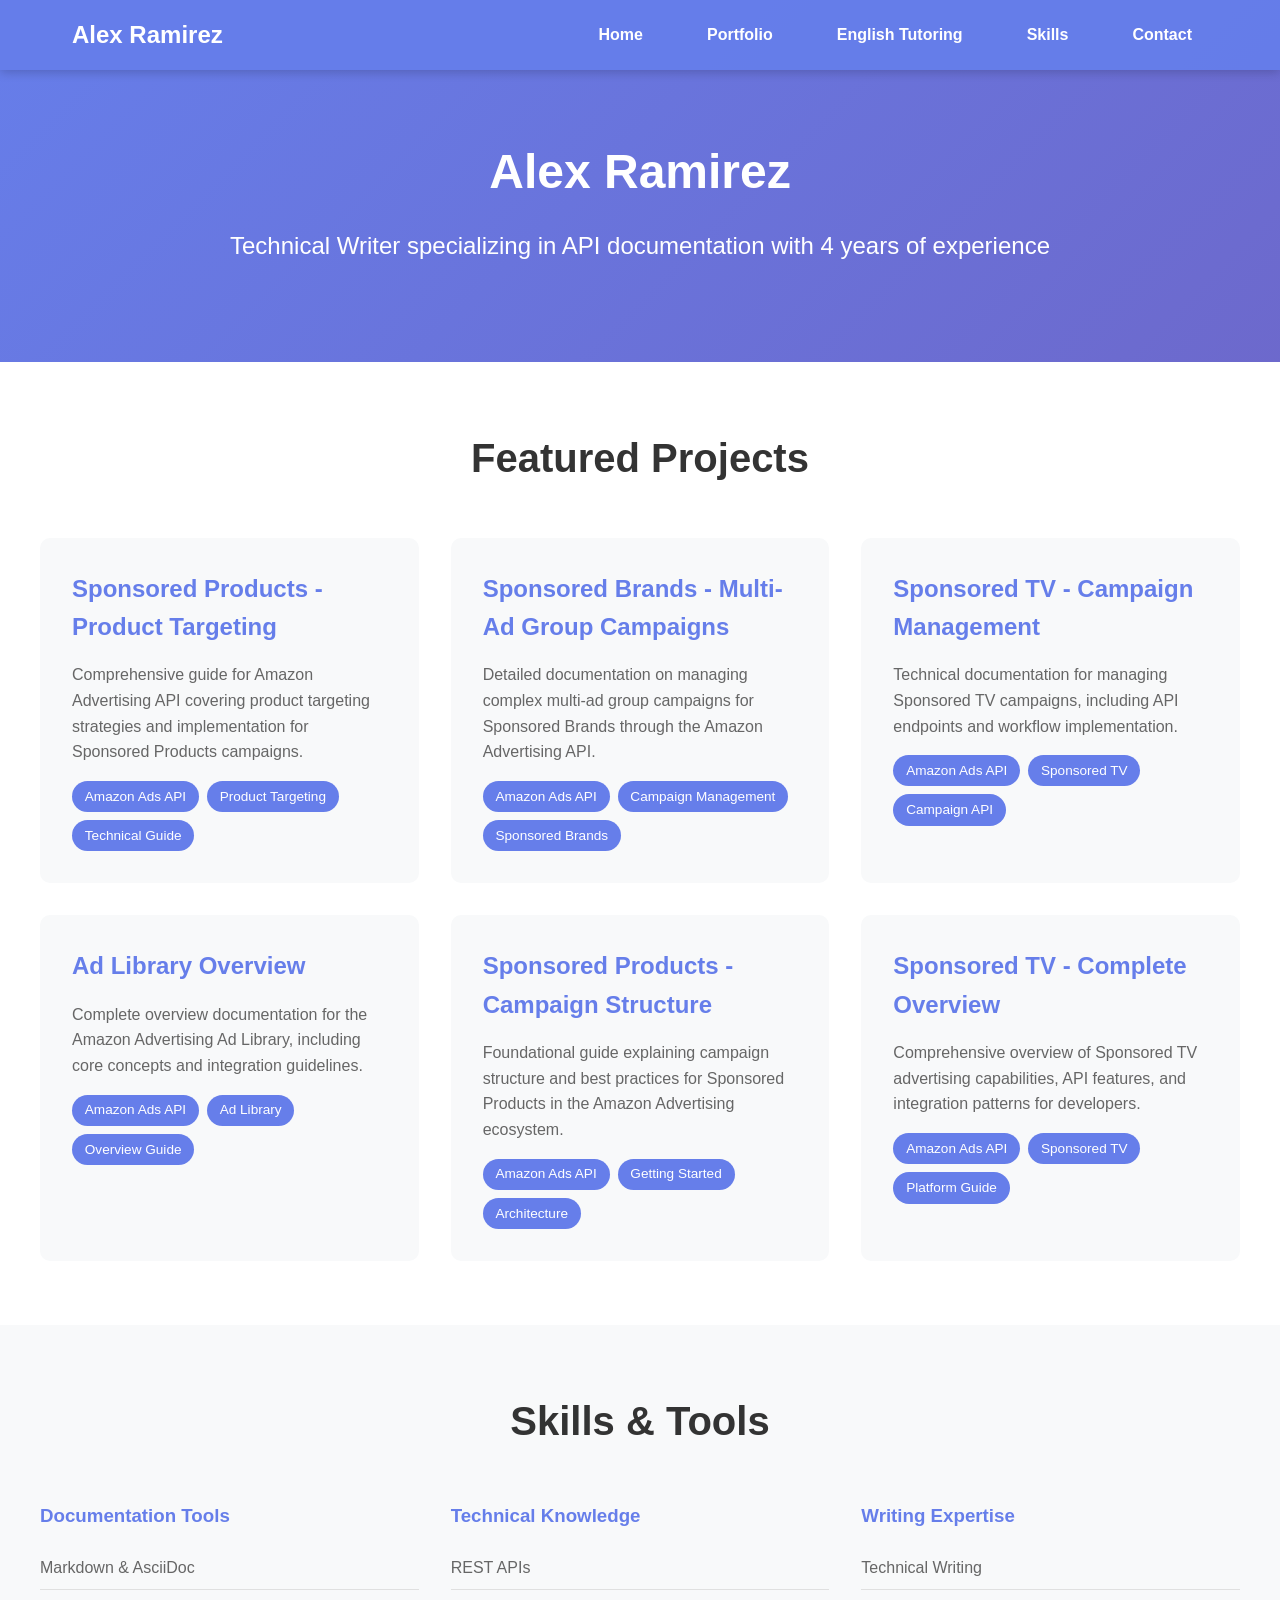
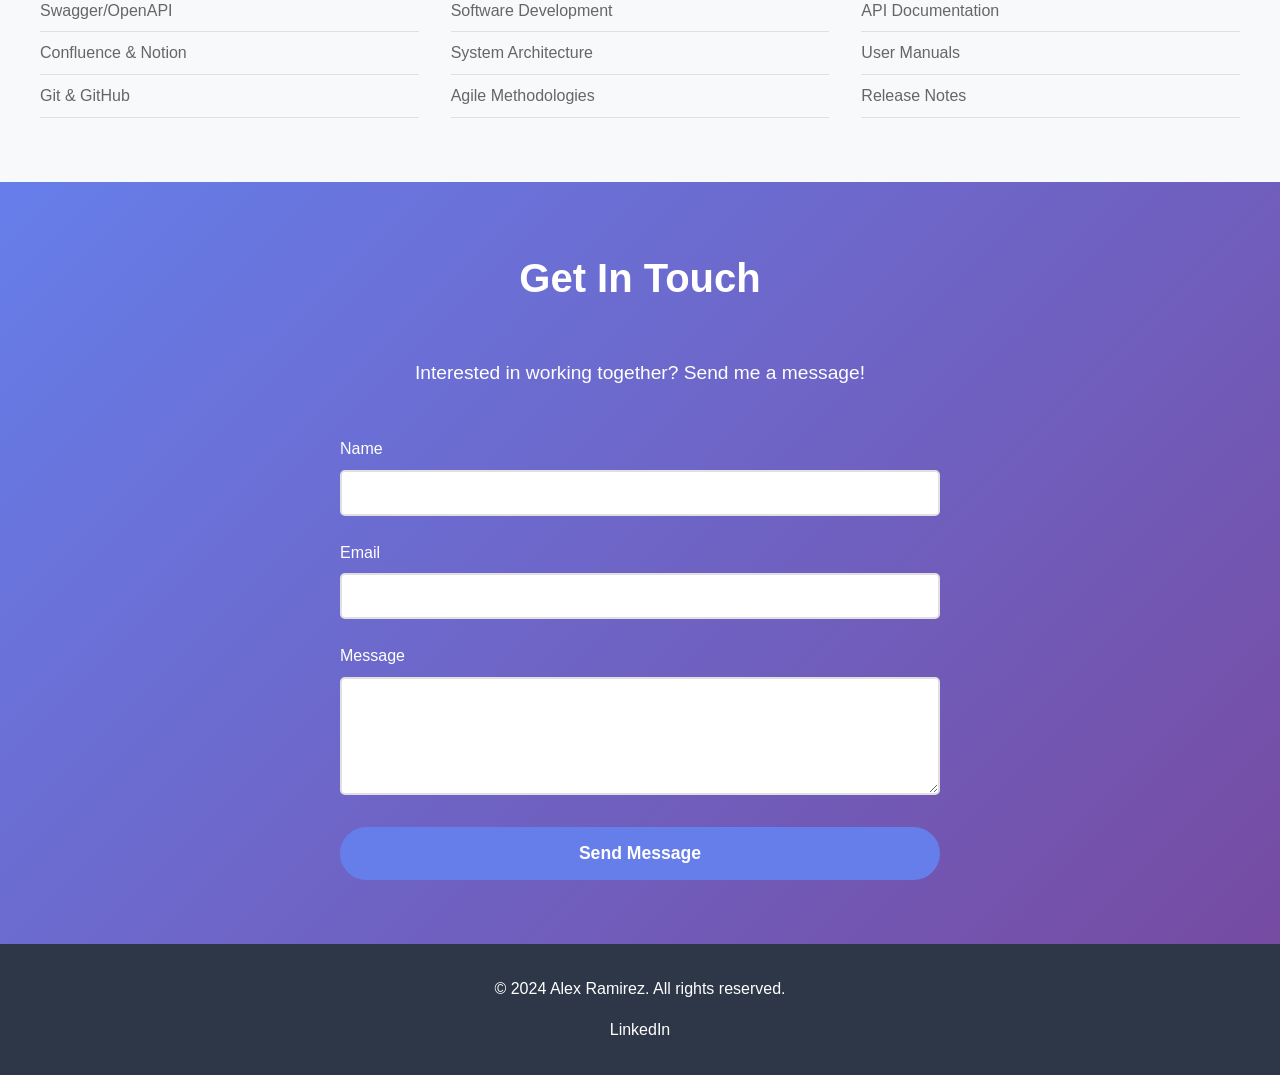
<file: index.html>
<!DOCTYPE html>
<html lang="en">
<head>
    <meta charset="UTF-8">
    <meta name="viewport" content="width=device-width, initial-scale=1.0">
    <title>Alex Ramirez - Technical Writer</title>
    <link rel="stylesheet" href="styles.css">
</head>
<body>
    <!-- Navigation -->
    <header>
        <nav>
            <div class="logo">Alex Ramirez</div>
            <button class="hamburger" id="hamburger">
                <span></span>
                <span></span>
                <span></span>
            </button>
            <ul class="nav-links" id="navLinks">
                <li><a href="#home">Home</a></li>
                <li><a href="#portfolio">Portfolio</a></li>
                <li><a href="english-tutoring.html">English Tutoring</a></li>
                <li><a href="#skills">Skills</a></li>
                <li><a href="#contact">Contact</a></li>
            </ul>
        </nav>
    </header>
    
    <!-- Hero Section -->
    <section class="hero" id="home">
        <h1>Alex Ramirez</h1>
        <p class="tagline">Technical Writer specializing in API documentation with 4 years of experience</p>
    </section>
    
    <!-- Portfolio Section -->
    <section class="portfolio" id="portfolio">
        <div class="container">
            <h2 class="section-title">Featured Projects</h2>
            <div class="portfolio-grid">
                <div class="portfolio-card" onclick="window.open('https://advertising.amazon.com/API/docs/en-us/guides/sponsored-products/product-targeting/overview', '_blank')">
                    <h3>Sponsored Products - Product Targeting</h3>
                    <p>Comprehensive guide for Amazon Advertising API covering product targeting strategies and implementation for Sponsored Products campaigns.</p>
                    <div class="tags">
                        <span class="tag">Amazon Ads API</span>
                        <span class="tag">Product Targeting</span>
                        <span class="tag">Technical Guide</span>
                    </div>
                </div>
                
                <div class="portfolio-card" onclick="window.open('https://advertising.amazon.com/API/docs/en-us/guides/sponsored-brands/campaigns/managing-multi-ad-group-campaigns', '_blank')">
                    <h3>Sponsored Brands - Multi-Ad Group Campaigns</h3>
                    <p>Detailed documentation on managing complex multi-ad group campaigns for Sponsored Brands through the Amazon Advertising API.</p>
                    <div class="tags">
                        <span class="tag">Amazon Ads API</span>
                        <span class="tag">Campaign Management</span>
                        <span class="tag">Sponsored Brands</span>
                    </div>
                </div>
                
                <div class="portfolio-card" onclick="window.open('https://advertising.amazon.com/API/docs/en-us/guides/sponsored-tv/campaigns/manage-campaigns', '_blank')">
                    <h3>Sponsored TV - Campaign Management</h3>
                    <p>Technical documentation for managing Sponsored TV campaigns, including API endpoints and workflow implementation.</p>
                    <div class="tags">
                        <span class="tag">Amazon Ads API</span>
                        <span class="tag">Sponsored TV</span>
                        <span class="tag">Campaign API</span>
                    </div>
                </div>
                
                <div class="portfolio-card" onclick="window.open('https://advertising.amazon.com/API/docs/en-us/guides/ad-library/overview', '_blank')">
                    <h3>Ad Library Overview</h3>
                    <p>Complete overview documentation for the Amazon Advertising Ad Library, including core concepts and integration guidelines.</p>
                    <div class="tags">
                        <span class="tag">Amazon Ads API</span>
                        <span class="tag">Ad Library</span>
                        <span class="tag">Overview Guide</span>
                    </div>
                </div>
                
                <div class="portfolio-card" onclick="window.open('https://advertising.amazon.com/API/docs/en-us/guides/sponsored-products/get-started/campaign-structure', '_blank')">
                    <h3>Sponsored Products - Campaign Structure</h3>
                    <p>Foundational guide explaining campaign structure and best practices for Sponsored Products in the Amazon Advertising ecosystem.</p>
                    <div class="tags">
                        <span class="tag">Amazon Ads API</span>
                        <span class="tag">Getting Started</span>
                        <span class="tag">Architecture</span>
                    </div>
                </div>
                
                <div class="portfolio-card" onclick="window.open('https://advertising.amazon.com/API/docs/en-us/guides/sponsored-tv/overview', '_blank')">
                    <h3>Sponsored TV - Complete Overview</h3>
                    <p>Comprehensive overview of Sponsored TV advertising capabilities, API features, and integration patterns for developers.</p>
                    <div class="tags">
                        <span class="tag">Amazon Ads API</span>
                        <span class="tag">Sponsored TV</span>
                        <span class="tag">Platform Guide</span>
                    </div>
                </div>
            </div>
        </div>
    </section>
    
    <!-- Skills Section -->
    <section class="skills" id="skills">
        <div class="container">
            <h2 class="section-title">Skills & Tools</h2>
            <div class="skills-grid">
                <div class="skill-category">
                    <h3>Documentation Tools</h3>
                    <ul>
                        <li>Markdown & AsciiDoc</li>
                        <li>Swagger/OpenAPI</li>
                        <li>Confluence & Notion</li>
                        <li>Git & GitHub</li>
                    </ul>
                </div>
                
                <div class="skill-category">
                    <h3>Technical Knowledge</h3>
                    <ul>
                        <li>REST APIs</li>
                        <li>Software Development</li>
                        <li>System Architecture</li>
                        <li>Agile Methodologies</li>
                    </ul>
                </div>
                
                <div class="skill-category">
                    <h3>Writing Expertise</h3>
                    <ul>
                        <li>Technical Writing</li>
                        <li>API Documentation</li>
                        <li>User Manuals</li>
                        <li>Release Notes</li>
                    </ul>
                </div>
            </div>
        </div>
    </section>
    
    <!-- Contact Section -->
    <section class="contact" id="contact">
        <div class="container">
            <h2 class="section-title" style="color: white;">Get In Touch</h2>
            <p class="contact-intro">Interested in working together? Send me a message!</p>
            
            <form action="https://formspree.io/f/mzdpgerg" method="POST" class="contact-form" id="contactForm">
                <div class="form-group">
                    <label for="name">Name</label>
                    <input type="text" id="name" name="name" required>
                </div>
                
                <div class="form-group">
                    <label for="email">Email</label>
                    <input type="email" id="email" name="email" required>
                </div>
                
                <div class="form-group">
                    <label for="message">Message</label>
                    <textarea id="message" name="message" rows="5" required></textarea>
                </div>
                
                <button type="submit" class="submit-button">Send Message</button>
            </form>
        </div>
    </section>
    
    <!-- Footer -->
    <footer>
        <p>&copy; 2024 Alex Ramirez. All rights reserved.</p>
        <div class="social-links">
            <a href="https://www.linkedin.com/in/alexander-ramirez-ba2b4a51/" target="_blank">LinkedIn</a>
        </div>
    </footer>
    
    <script src="script.js"></script>
</body>
</html>
</file>
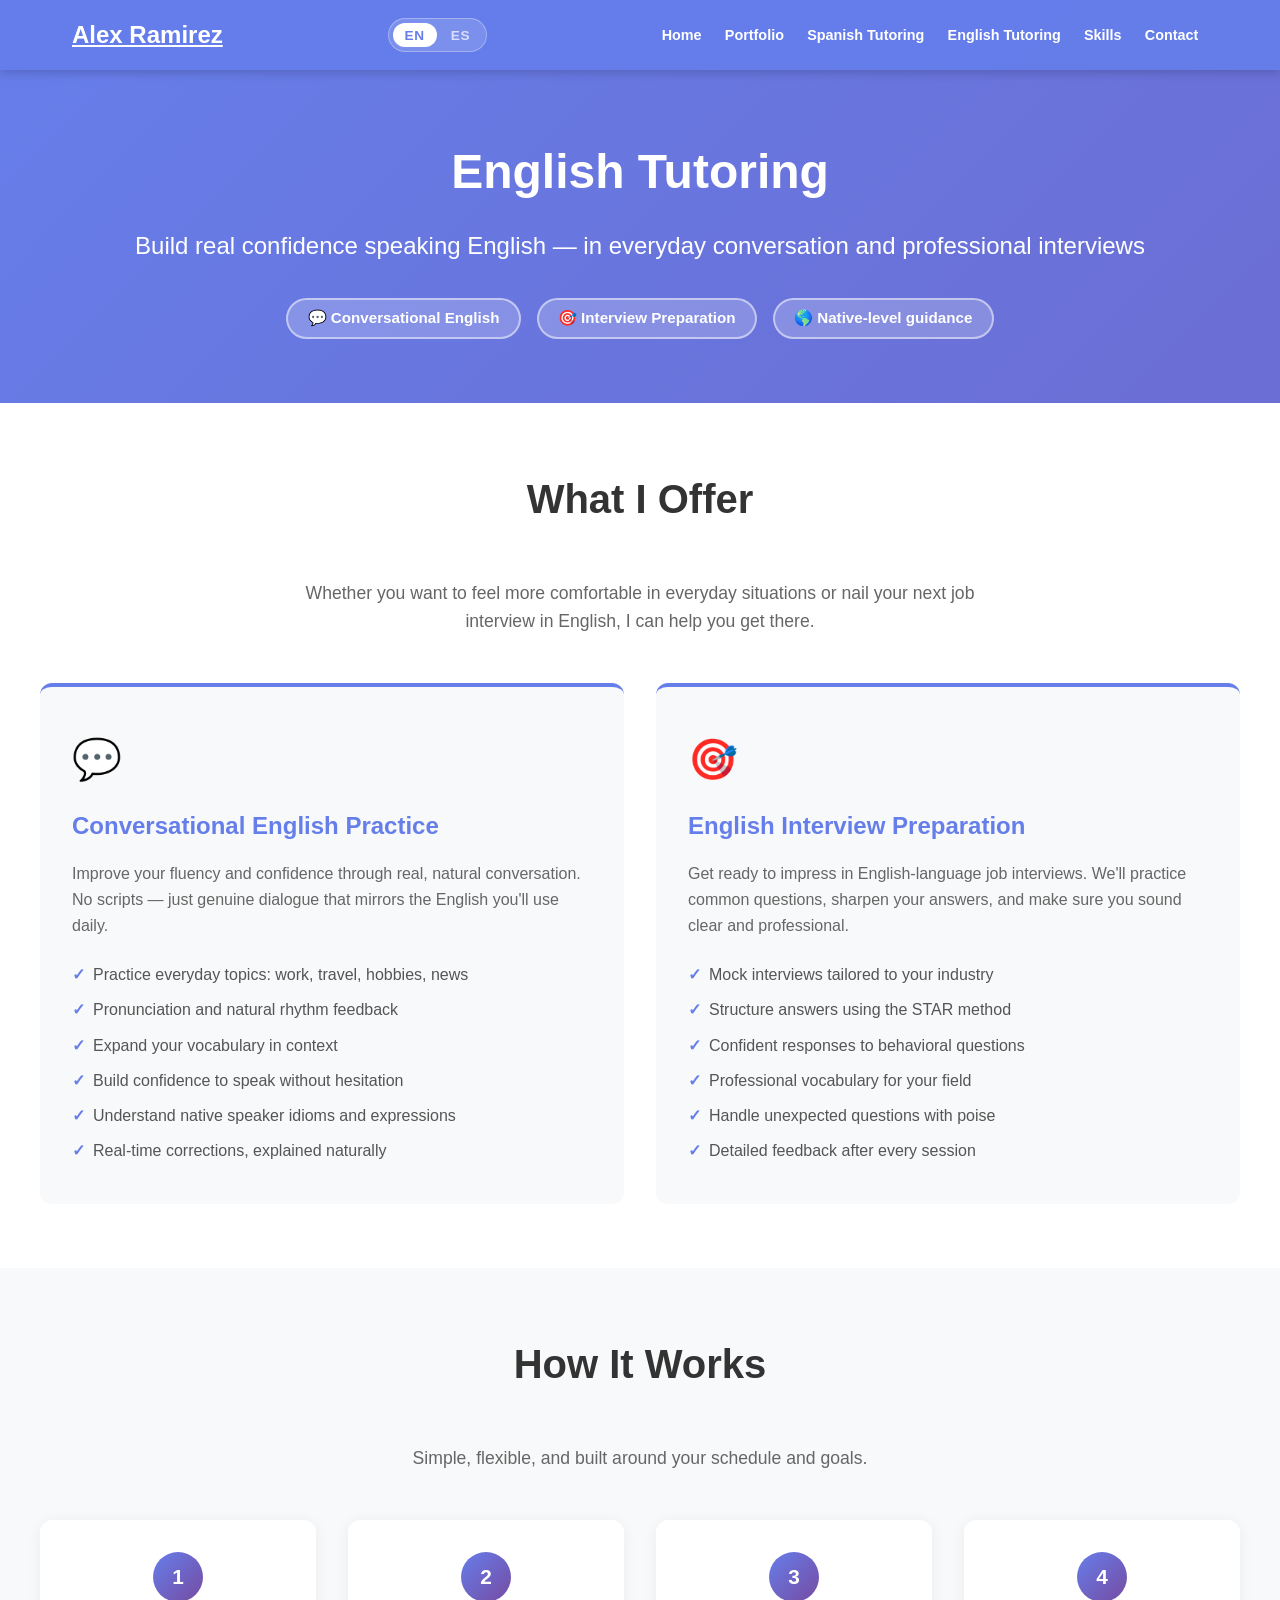
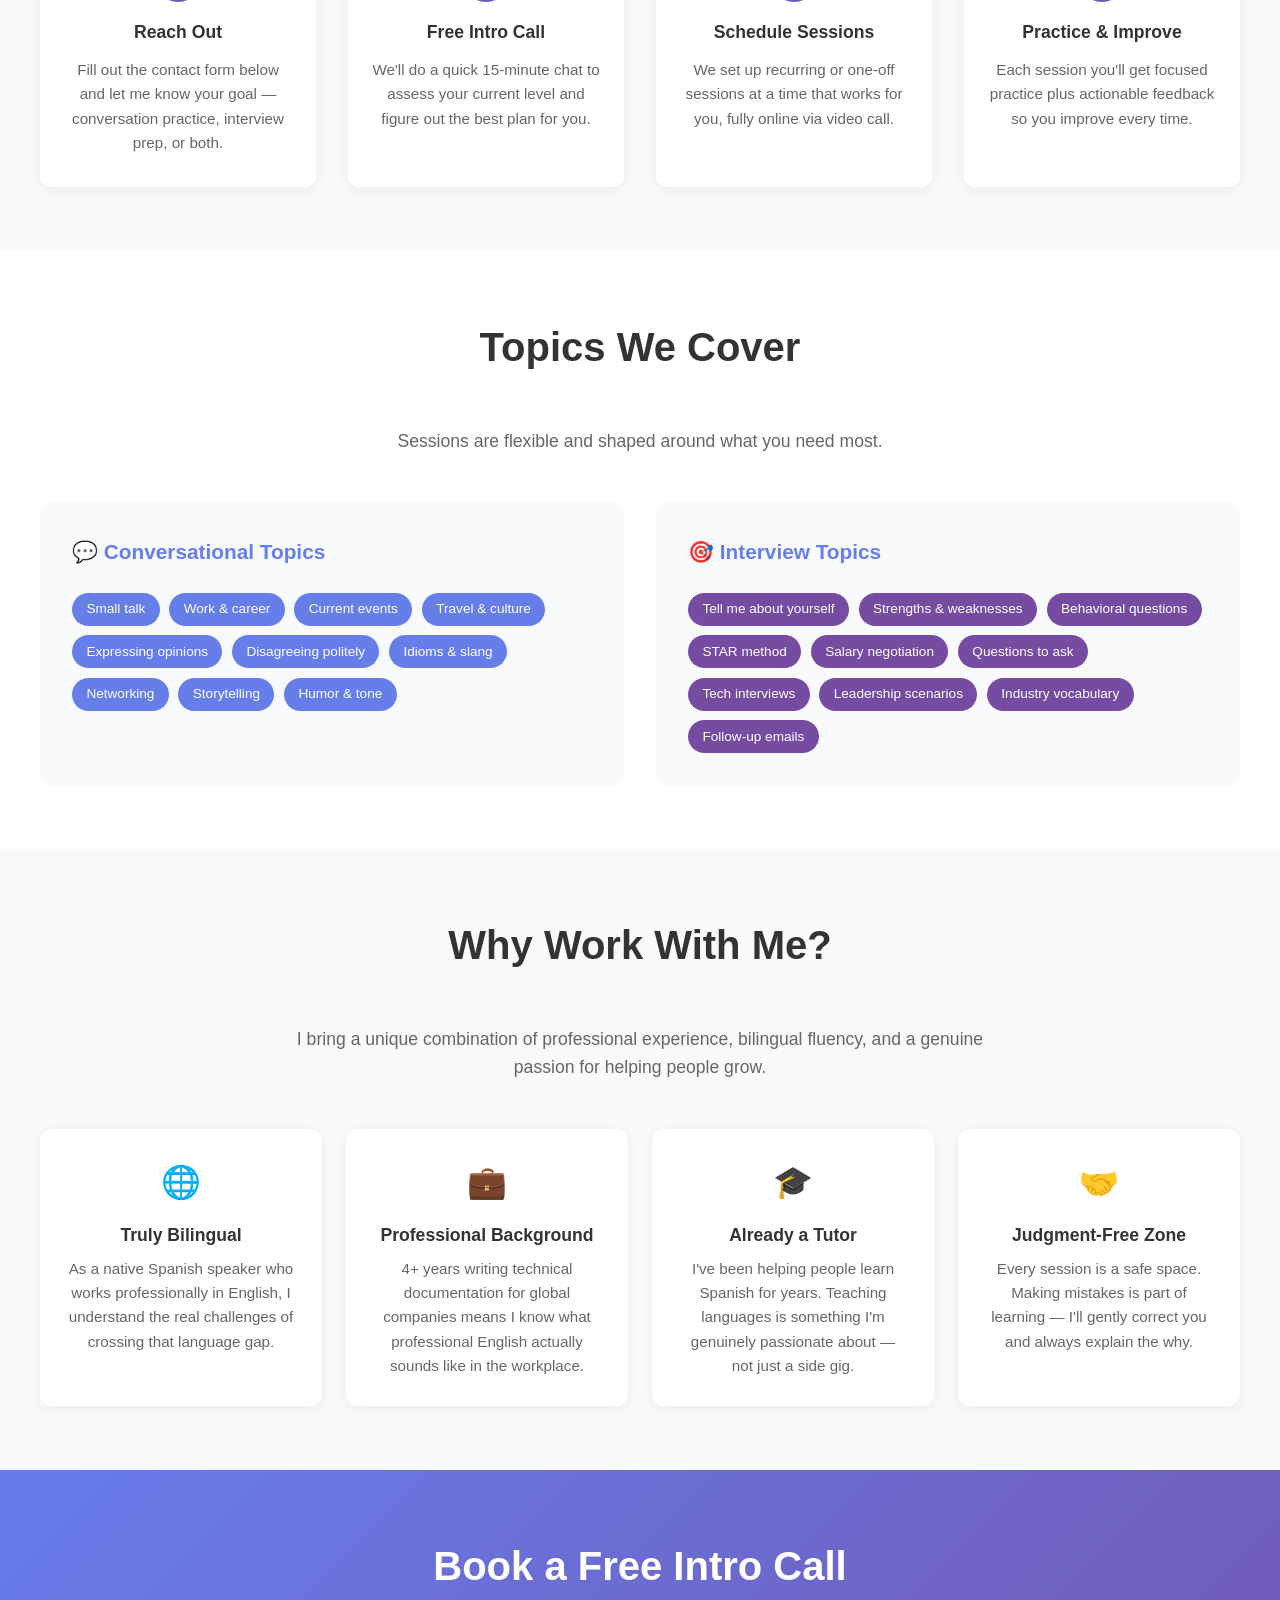
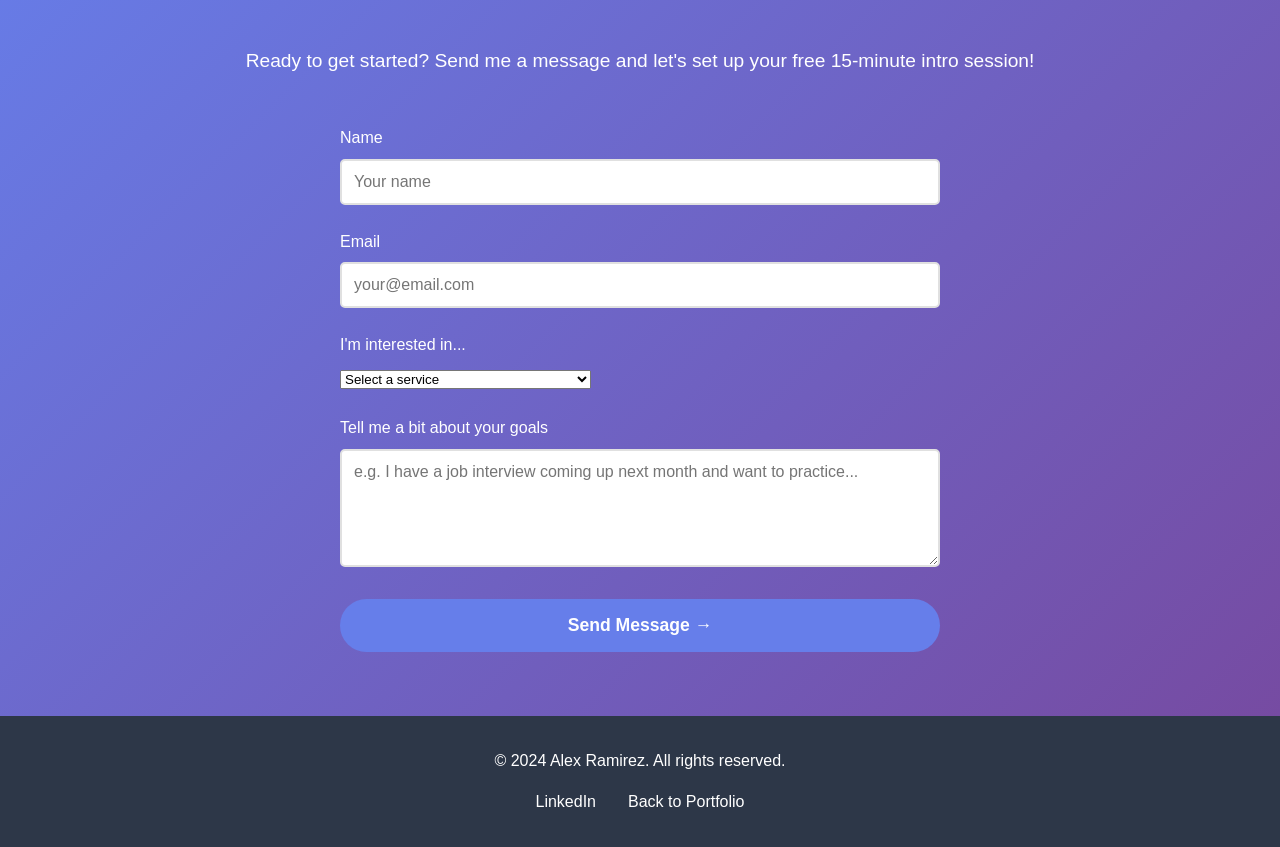
<file: english-coaching.html>
<!DOCTYPE html>
<html lang="en">
<head>
    <meta charset="UTF-8">
    <meta name="viewport" content="width=device-width, initial-scale=1.0">
    <title>English Tutoring - Alex Ramirez</title>
    <link rel="stylesheet" href="styles.css">
    <link rel="stylesheet" href="english-coaching.css">
</head>
<body>

    <header>
        <nav>
            <a href="index.html" class="logo">Alex Ramirez</a>
            <div class="nav-right">
                <div class="lang-toggle">
                    <button class="lang-btn active" id="btnEN" onclick="setLang('en')">EN</button>
                    <button class="lang-btn"         id="btnES" onclick="setLang('es')">ES</button>
                </div>
                <button class="hamburger" id="hamburger">
                    <span></span><span></span><span></span>
                </button>
            </div>
            <ul class="nav-links" id="navLinks">
                <li><a href="index.html#home"       data-en="Home"             data-es="Inicio">Home</a></li>
                <li><a href="index.html#portfolio"   data-en="Portfolio"        data-es="Portafolio">Portfolio</a></li>
                <li><a href="index.html#tutoring"    data-en="Spanish Tutoring" data-es="Clases de Español">Spanish Tutoring</a></li>
                <li><a href="english-coaching.html" class="active" data-en="English Tutoring" data-es="Tutoría de Inglés">English Tutoring</a></li>
                <li><a href="index.html#skills"      data-en="Skills"           data-es="Habilidades">Skills</a></li>
                <li><a href="index.html#contact"     data-en="Contact"          data-es="Contacto">Contact</a></li>
            </ul>
        </nav>
    </header>

    <!-- HERO -->
    <section class="hero lang-fade" id="home">
        <h1 data-en="English Tutoring" data-es="Tutoría de Inglés">English Tutoring</h1>
        <p class="tagline"
           data-en="Build real confidence speaking English — in everyday conversation and professional interviews"
           data-es="Gana confianza real hablando inglés — en conversación cotidiana y entrevistas profesionales">
            Build real confidence speaking English — in everyday conversation and professional interviews
        </p>
        <div class="hero-badges">
            <span class="hero-badge" data-en="💬 Conversational English" data-es="💬 Inglés Conversacional">💬 Conversational English</span>
            <span class="hero-badge" data-en="🎯 Interview Preparation"  data-es="🎯 Preparación de Entrevistas">🎯 Interview Preparation</span>
            <span class="hero-badge" data-en="🌎 Native-level guidance"  data-es="🌎 Guía a nivel nativo">🌎 Native-level guidance</span>
        </div>
    </section>

    <!-- SERVICES -->
    <section class="services lang-fade" id="services">
        <div class="container">
            <h2 class="section-title" data-en="What I Offer" data-es="Lo Que Ofrezco">What I Offer</h2>
            <p class="section-subtitle"
               data-en="Whether you want to feel more comfortable in everyday situations or nail your next job interview in English, I can help you get there."
               data-es="Ya sea que quieras sentirte más cómodo en situaciones cotidianas o destacar en tu próxima entrevista de trabajo en inglés, puedo ayudarte a lograrlo.">
                Whether you want to feel more comfortable in everyday situations or nail your next job interview in English, I can help you get there.
            </p>
            <div class="services-grid">

                <div class="service-card">
                    <div class="service-icon">💬</div>
                    <h3 data-en="Conversational English Practice" data-es="Práctica de Inglés Conversacional">Conversational English Practice</h3>
                    <p data-en="Improve your fluency and confidence through real, natural conversation. No scripts — just genuine dialogue that mirrors the English you'll use daily."
                       data-es="Mejora tu fluidez y confianza a través de conversaciones reales y naturales. Sin guiones — solo diálogo genuino que refleja el inglés que usarás a diario.">
                        Improve your fluency and confidence through real, natural conversation. No scripts — just genuine dialogue that mirrors the English you'll use daily.
                    </p>
                    <ul class="service-list">
                        <li data-en="Practice everyday topics: work, travel, hobbies, news"   data-es="Practica temas cotidianos: trabajo, viajes, pasatiempos, noticias">Practice everyday topics: work, travel, hobbies, news</li>
                        <li data-en="Pronunciation and natural rhythm feedback"               data-es="Retroalimentación sobre pronunciación y ritmo natural">Pronunciation and natural rhythm feedback</li>
                        <li data-en="Expand your vocabulary in context"                       data-es="Amplía tu vocabulario en contexto">Expand your vocabulary in context</li>
                        <li data-en="Build confidence to speak without hesitation"            data-es="Gana confianza para hablar sin dudarlo">Build confidence to speak without hesitation</li>
                        <li data-en="Understand native speaker idioms and expressions"        data-es="Comprende modismos y expresiones de hablantes nativos">Understand native speaker idioms and expressions</li>
                        <li data-en="Real-time corrections, explained naturally"              data-es="Correcciones en tiempo real, explicadas de forma natural">Real-time corrections, explained naturally</li>
                    </ul>
                </div>

                <div class="service-card">
                    <div class="service-icon">🎯</div>
                    <h3 data-en="English Interview Preparation" data-es="Preparación de Entrevistas en Inglés">English Interview Preparation</h3>
                    <p data-en="Get ready to impress in English-language job interviews. We'll practice common questions, sharpen your answers, and make sure you sound clear and professional."
                       data-es="Prepárate para impresionar en entrevistas de trabajo en inglés. Practicaremos preguntas comunes, puliremos tus respuestas y aseguraremos que suenes claro y profesional.">
                        Get ready to impress in English-language job interviews. We'll practice common questions, sharpen your answers, and make sure you sound clear and professional.
                    </p>
                    <ul class="service-list">
                        <li data-en="Mock interviews tailored to your industry"              data-es="Entrevistas simuladas adaptadas a tu industria">Mock interviews tailored to your industry</li>
                        <li data-en="Structure answers using the STAR method"                data-es="Estructura tus respuestas con el método STAR">Structure answers using the STAR method</li>
                        <li data-en="Confident responses to behavioral questions"            data-es="Respuestas seguras a preguntas de comportamiento">Confident responses to behavioral questions</li>
                        <li data-en="Professional vocabulary for your field"                 data-es="Vocabulario profesional para tu área">Professional vocabulary for your field</li>
                        <li data-en="Handle unexpected questions with poise"                 data-es="Maneja preguntas inesperadas con aplomo">Handle unexpected questions with poise</li>
                        <li data-en="Detailed feedback after every session"                  data-es="Retroalimentación detallada después de cada sesión">Detailed feedback after every session</li>
                    </ul>
                </div>

            </div>
        </div>
    </section>

    <!-- HOW IT WORKS -->
    <section class="how-it-works lang-fade" id="how-it-works">
        <div class="container">
            <h2 class="section-title" data-en="How It Works" data-es="¿Cómo Funciona?">How It Works</h2>
            <p class="section-subtitle"
               data-en="Simple, flexible, and built around your schedule and goals."
               data-es="Simple, flexible y adaptado a tu horario y objetivos.">
                Simple, flexible, and built around your schedule and goals.
            </p>
            <div class="steps-grid">
                <div class="step">
                    <div class="step-number">1</div>
                    <h3 data-en="Reach Out"       data-es="Contáctame">Reach Out</h3>
                    <p  data-en="Fill out the contact form below and let me know your goal — conversation practice, interview prep, or both."
                        data-es="Llena el formulario de contacto y cuéntame tu objetivo — práctica de conversación, preparación de entrevistas, o ambos.">
                        Fill out the contact form below and let me know your goal — conversation practice, interview prep, or both.
                    </p>
                </div>
                <div class="step">
                    <div class="step-number">2</div>
                    <h3 data-en="Free Intro Call"   data-es="Llamada Inicial Gratis">Free Intro Call</h3>
                    <p  data-en="We'll do a quick 15-minute chat to assess your current level and figure out the best plan for you."
                        data-es="Haremos una breve llamada de 15 minutos para evaluar tu nivel actual y definir el mejor plan para ti.">
                        We'll do a quick 15-minute chat to assess your current level and figure out the best plan for you.
                    </p>
                </div>
                <div class="step">
                    <div class="step-number">3</div>
                    <h3 data-en="Schedule Sessions"  data-es="Agenda tus Sesiones">Schedule Sessions</h3>
                    <p  data-en="We set up recurring or one-off sessions at a time that works for you, fully online via video call."
                        data-es="Programamos sesiones recurrentes o únicas en el horario que más te convenga, completamente en línea por videollamada.">
                        We set up recurring or one-off sessions at a time that works for you, fully online via video call.
                    </p>
                </div>
                <div class="step">
                    <div class="step-number">4</div>
                    <h3 data-en="Practice &amp; Improve" data-es="Practica y Mejora">Practice &amp; Improve</h3>
                    <p  data-en="Each session you'll get focused practice plus actionable feedback so you improve every time."
                        data-es="En cada sesión tendrás práctica enfocada más retroalimentación concreta para mejorar en cada encuentro.">
                        Each session you'll get focused practice plus actionable feedback so you improve every time.
                    </p>
                </div>
            </div>
        </div>
    </section>

    <!-- TOPICS -->
    <section class="topics lang-fade" id="topics">
        <div class="container">
            <h2 class="section-title" data-en="Topics We Cover" data-es="Temas que Cubrimos">Topics We Cover</h2>
            <p class="section-subtitle"
               data-en="Sessions are flexible and shaped around what you need most."
               data-es="Las sesiones son flexibles y se adaptan a lo que más necesitas.">
                Sessions are flexible and shaped around what you need most.
            </p>
            <div class="topics-grid">
                <div class="topic-group">
                    <h3 data-en="💬 Conversational Topics" data-es="💬 Temas Conversacionales">💬 Conversational Topics</h3>
                    <div class="topic-tags">
                        <span class="topic-tag" data-en="Small talk"           data-es="Charla casual">Small talk</span>
                        <span class="topic-tag" data-en="Work &amp; career"    data-es="Trabajo y carrera">Work &amp; career</span>
                        <span class="topic-tag" data-en="Current events"       data-es="Actualidad">Current events</span>
                        <span class="topic-tag" data-en="Travel &amp; culture" data-es="Viajes y cultura">Travel &amp; culture</span>
                        <span class="topic-tag" data-en="Expressing opinions"  data-es="Expresar opiniones">Expressing opinions</span>
                        <span class="topic-tag" data-en="Disagreeing politely" data-es="Disentir con respeto">Disagreeing politely</span>
                        <span class="topic-tag" data-en="Idioms &amp; slang"   data-es="Modismos y jerga">Idioms &amp; slang</span>
                        <span class="topic-tag" data-en="Networking"           data-es="Networking">Networking</span>
                        <span class="topic-tag" data-en="Storytelling"         data-es="Narrativa">Storytelling</span>
                        <span class="topic-tag" data-en="Humor &amp; tone"     data-es="Humor y tono">Humor &amp; tone</span>
                    </div>
                </div>
                <div class="topic-group">
                    <h3 data-en="🎯 Interview Topics" data-es="🎯 Temas de Entrevista">🎯 Interview Topics</h3>
                    <div class="topic-tags">
                        <span class="topic-tag secondary" data-en="Tell me about yourself"     data-es="Háblame de ti">Tell me about yourself</span>
                        <span class="topic-tag secondary" data-en="Strengths &amp; weaknesses" data-es="Fortalezas y debilidades">Strengths &amp; weaknesses</span>
                        <span class="topic-tag secondary" data-en="Behavioral questions"       data-es="Preguntas de comportamiento">Behavioral questions</span>
                        <span class="topic-tag secondary" data-en="STAR method"                data-es="Método STAR">STAR method</span>
                        <span class="topic-tag secondary" data-en="Salary negotiation"         data-es="Negociación salarial">Salary negotiation</span>
                        <span class="topic-tag secondary" data-en="Questions to ask"           data-es="Preguntas para hacer">Questions to ask</span>
                        <span class="topic-tag secondary" data-en="Tech interviews"            data-es="Entrevistas técnicas">Tech interviews</span>
                        <span class="topic-tag secondary" data-en="Leadership scenarios"       data-es="Escenarios de liderazgo">Leadership scenarios</span>
                        <span class="topic-tag secondary" data-en="Industry vocabulary"        data-es="Vocabulario de la industria">Industry vocabulary</span>
                        <span class="topic-tag secondary" data-en="Follow-up emails"           data-es="Emails de seguimiento">Follow-up emails</span>
                    </div>
                </div>
            </div>
        </div>
    </section>

    <!-- WHY ME -->
    <section class="why-me lang-fade" id="why-me">
        <div class="container">
            <h2 class="section-title" data-en="Why Work With Me?" data-es="¿Por Qué Trabajar Conmigo?">Why Work With Me?</h2>
            <p class="section-subtitle"
               data-en="I bring a unique combination of professional experience, bilingual fluency, and a genuine passion for helping people grow."
               data-es="Aporto una combinación única de experiencia profesional, fluidez bilingüe y una pasión genuina por ayudar a las personas a crecer.">
                I bring a unique combination of professional experience, bilingual fluency, and a genuine passion for helping people grow.
            </p>
            <div class="why-me-content">
                <div class="why-card">
                    <div class="why-icon">🌐</div>
                    <h3 data-en="Truly Bilingual"         data-es="Verdaderamente Bilingüe">Truly Bilingual</h3>
                    <p  data-en="As a native Spanish speaker who works professionally in English, I understand the real challenges of crossing that language gap."
                        data-es="Como hispanohablante nativo que trabaja profesionalmente en inglés, entiendo los verdaderos desafíos de cruzar esa barrera lingüística.">
                        As a native Spanish speaker who works professionally in English, I understand the real challenges of crossing that language gap.
                    </p>
                </div>
                <div class="why-card">
                    <div class="why-icon">💼</div>
                    <h3 data-en="Professional Background" data-es="Experiencia Profesional">Professional Background</h3>
                    <p  data-en="4+ years writing technical documentation for global companies means I know what professional English actually sounds like in the workplace."
                        data-es="Más de 4 años redactando documentación técnica para empresas globales significa que sé cómo suena el inglés profesional en el entorno laboral.">
                        4+ years writing technical documentation for global companies means I know what professional English actually sounds like in the workplace.
                    </p>
                </div>
                <div class="why-card">
                    <div class="why-icon">🎓</div>
                    <h3 data-en="Already a Tutor"         data-es="Ya Soy Tutor">Already a Tutor</h3>
                    <p  data-en="I've been helping people learn Spanish for years. Teaching languages is something I'm genuinely passionate about — not just a side gig."
                        data-es="Llevo años ayudando a personas a aprender español. Enseñar idiomas es algo por lo que siento una verdadera pasión — no solo un ingreso extra.">
                        I've been helping people learn Spanish for years. Teaching languages is something I'm genuinely passionate about — not just a side gig.
                    </p>
                </div>
                <div class="why-card">
                    <div class="why-icon">🤝</div>
                    <h3 data-en="Judgment-Free Zone"      data-es="Sin Juicios">Judgment-Free Zone</h3>
                    <p  data-en="Every session is a safe space. Making mistakes is part of learning — I'll gently correct you and always explain the why."
                        data-es="Cada sesión es un espacio seguro. Cometer errores es parte del aprendizaje — te corregiré con amabilidad y siempre explicaré el porqué.">
                        Every session is a safe space. Making mistakes is part of learning — I'll gently correct you and always explain the why.
                    </p>
                </div>
            </div>
        </div>
    </section>

    <!-- CONTACT -->
    <section class="contact lang-fade" id="contact">
        <div class="container">
            <h2 class="section-title" style="color: white;"
                data-en="Book a Free Intro Call" data-es="Agenda una Llamada Inicial Gratis">Book a Free Intro Call</h2>
            <p class="contact-intro"
               data-en="Ready to get started? Send me a message and let's set up your free 15-minute intro session!"
               data-es="¿Listo para empezar? Envíame un mensaje y coordinemos tu sesión inicial gratuita de 15 minutos.">
                Ready to get started? Send me a message and let's set up your free 15-minute intro session!
            </p>
            <form action="https://formspree.io/f/mzdpgerg" method="POST" class="contact-form">
                <div class="form-group">
                    <label for="name" data-en="Name" data-es="Nombre">Name</label>
                    <input type="text" id="name" name="name"
                           data-ph-en="Your name" data-ph-es="Tu nombre"
                           placeholder="Your name" required>
                </div>
                <div class="form-group">
                    <label for="email" data-en="Email" data-es="Correo electrónico">Email</label>
                    <input type="email" id="email" name="email"
                           data-ph-en="your@email.com" data-ph-es="tu@correo.com"
                           placeholder="your@email.com" required>
                </div>
                <div class="form-group">
                    <label for="service"
                           data-en="I'm interested in..."
                           data-es="Me interesa...">I'm interested in...</label>
                    <select id="service" name="service" required>
                        <option value="" disabled selected
                                data-en="Select a service"
                                data-es="Selecciona un servicio">Select a service</option>
                        <option value="conversational"
                                data-en="Conversational English Practice"
                                data-es="Práctica de Inglés Conversacional">Conversational English Practice</option>
                        <option value="interview"
                                data-en="Interview Preparation"
                                data-es="Preparación de Entrevistas">Interview Preparation</option>
                        <option value="both"
                                data-en="Both — Conversation &amp; Interview Prep"
                                data-es="Ambos — Conversación y Entrevistas">Both — Conversation &amp; Interview Prep</option>
                    </select>
                </div>
                <div class="form-group">
                    <label for="message"
                           data-en="Tell me a bit about your goals"
                           data-es="Cuéntame un poco sobre tus objetivos">Tell me a bit about your goals</label>
                    <textarea id="message" name="message" rows="5"
                              data-ph-en="e.g. I have a job interview coming up next month and want to practice..."
                              data-ph-es="Ej. Tengo una entrevista de trabajo el próximo mes y quiero practicar..."
                              placeholder="e.g. I have a job interview coming up next month and want to practice..."
                              required></textarea>
                </div>
                <button type="submit" class="submit-button"
                        data-en="Send Message →" data-es="Enviar Mensaje →">Send Message →</button>
            </form>
        </div>
    </section>

    <!-- FOOTER -->
    <footer class="lang-fade">
        <p>&copy; 2024 Alex Ramirez. <span data-en="All rights reserved." data-es="Todos los derechos reservados.">All rights reserved.</span></p>
        <div class="social-links">
            <a href="https://www.linkedin.com/in/alexander-ramirez-ba2b4a51/" target="_blank">LinkedIn</a>
            <a href="index.html" data-en="Back to Portfolio" data-es="Volver al Portafolio">Back to Portfolio</a>
        </div>
    </footer>

    <script src="script.js"></script>
    <script>
        // Language Toggle
        let currentLang = 'en';

        function setLang(lang) {
            if (lang === currentLang) return;
            currentLang = lang;

            document.getElementById('btnEN').classList.toggle('active', lang === 'en');
            document.getElementById('btnES').classList.toggle('active', lang === 'es');

            const sections = document.querySelectorAll('.lang-fade');
            sections.forEach(s => s.classList.add('fading'));

            setTimeout(() => {
                document.querySelectorAll('[data-en]').forEach(el => {
                    if (el.tagName === 'INPUT' || el.tagName === 'TEXTAREA') return;
                    el.textContent = el.getAttribute('data-' + lang);
                });

                document.querySelectorAll('[data-ph-en]').forEach(el => {
                    el.placeholder = el.getAttribute('data-ph-' + lang);
                });

                document.documentElement.lang = lang;
                sections.forEach(s => s.classList.remove('fading'));
            }, 200);
        }
    </script>

</body>
</html>
</file>
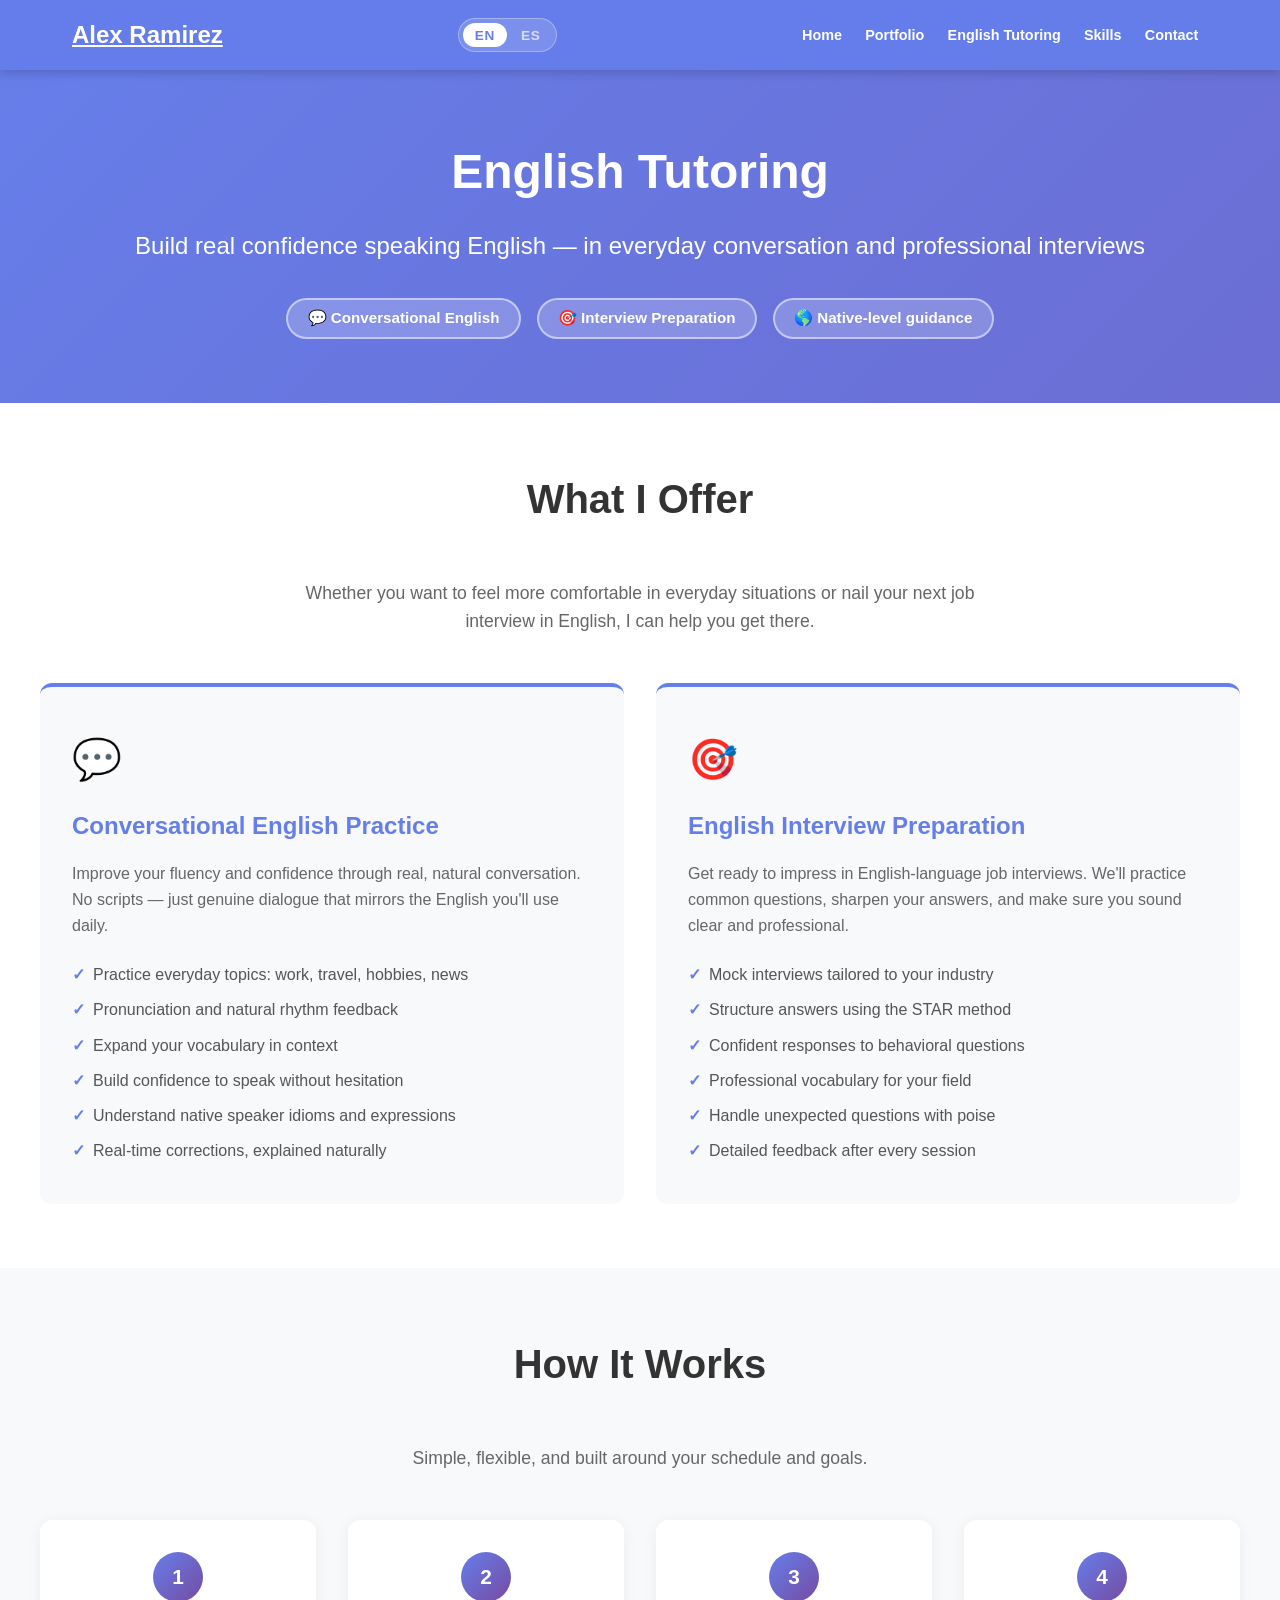
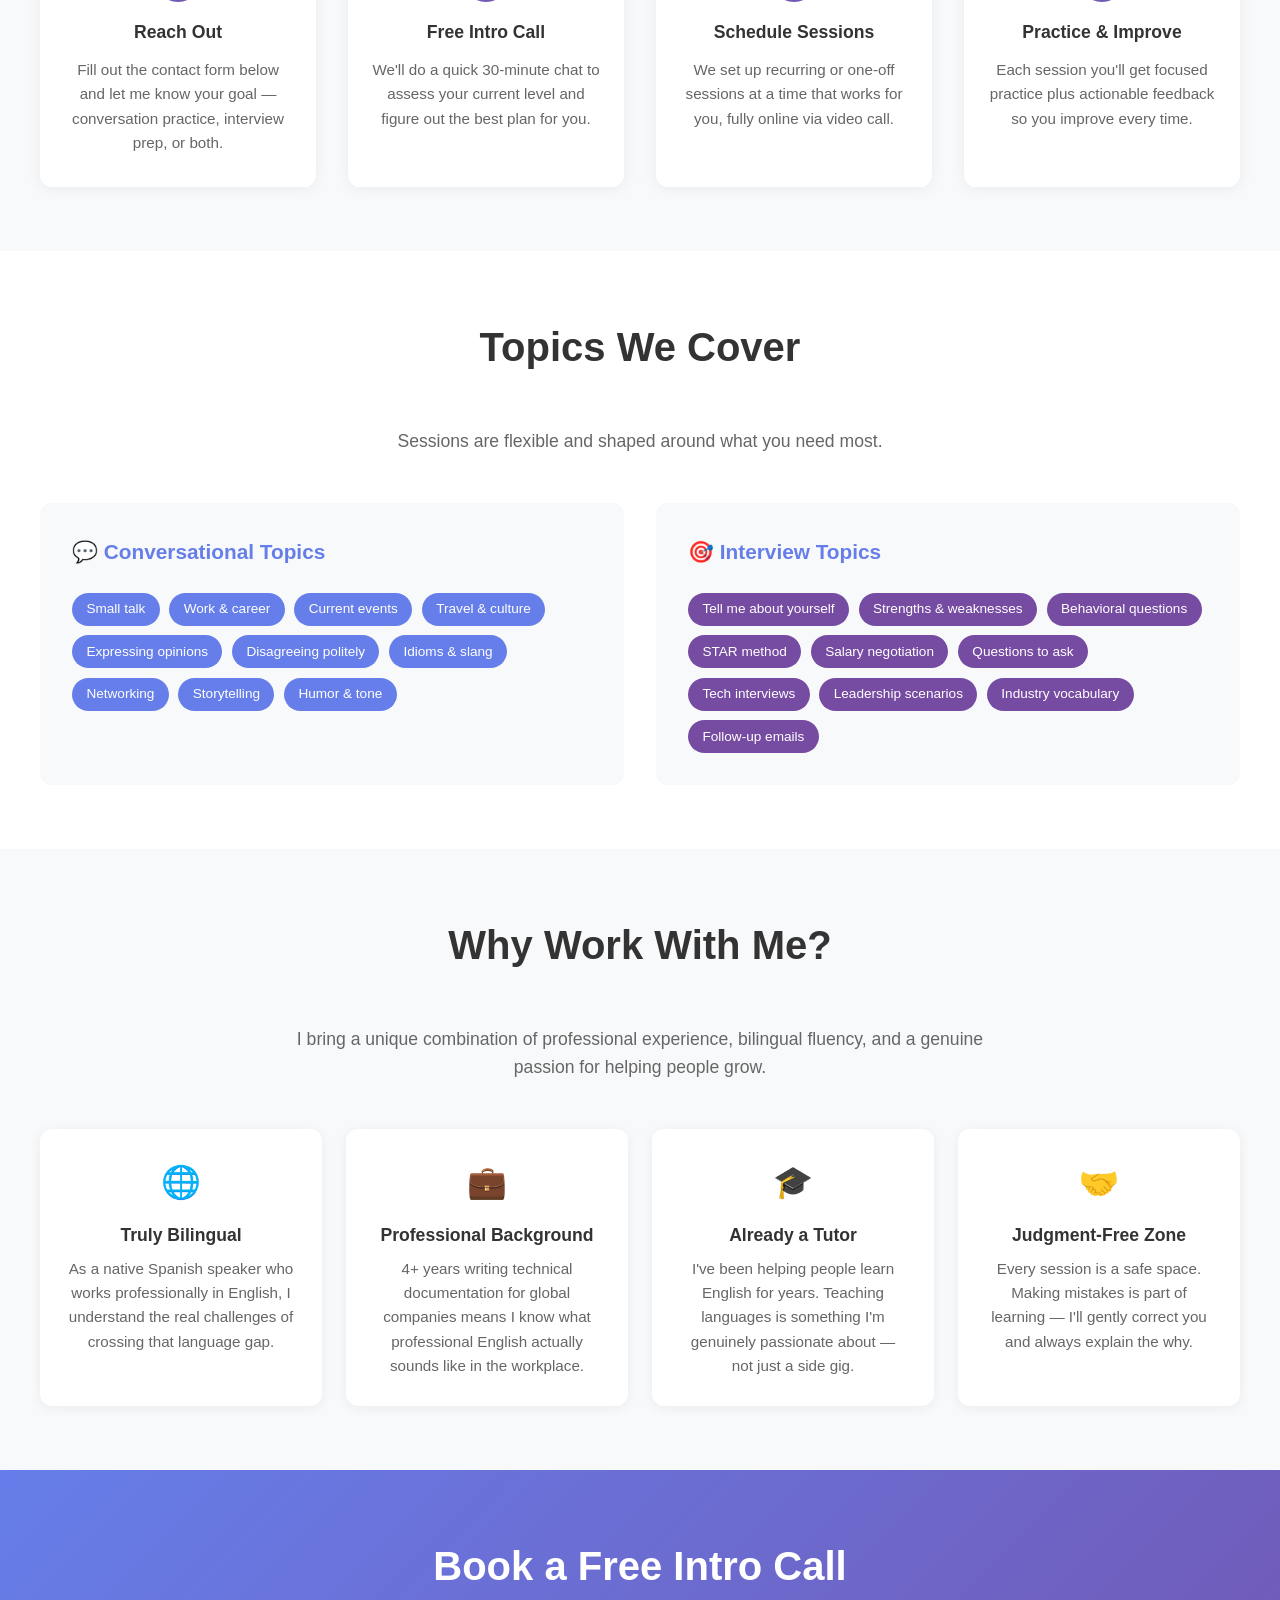
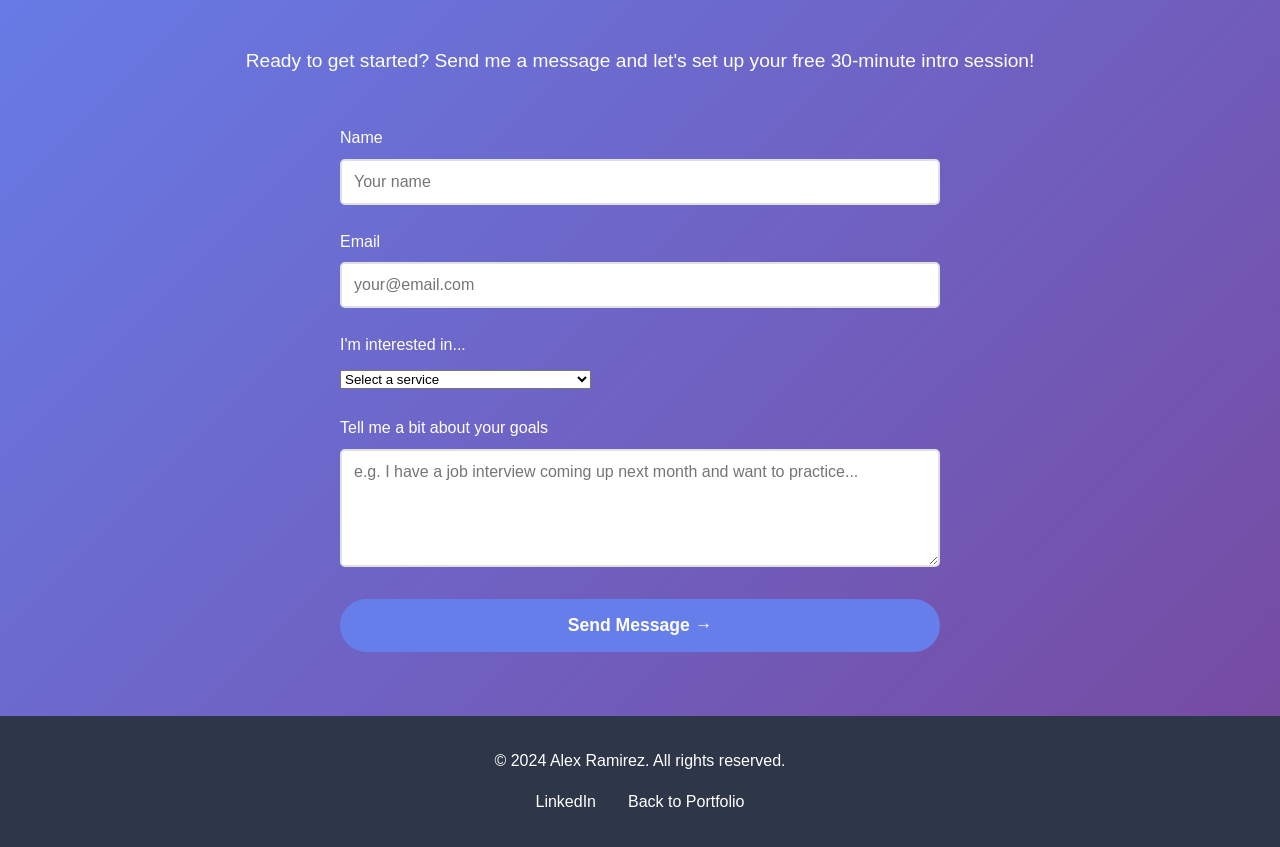
<file: english-tutoring.html>
<!DOCTYPE html>
<html lang="en">
<head>
    <meta charset="UTF-8">
    <meta name="viewport" content="width=device-width, initial-scale=1.0">
    <title>English Tutoring - Alex Ramirez</title>
    <link rel="stylesheet" href="styles.css">
    <link rel="stylesheet" href="english-coaching.css">
</head>
<body>

    <header>
        <nav>
            <a href="index.html" class="logo">Alex Ramirez</a>
            <div class="nav-right">
                <div class="lang-toggle">
                    <button class="lang-btn active" id="btnEN" onclick="setLang('en')">EN</button>
                    <button class="lang-btn"         id="btnES" onclick="setLang('es')">ES</button>
                </div>
                <button class="hamburger" id="hamburger">
                    <span></span><span></span><span></span>
                </button>
            </div>
            <ul class="nav-links" id="navLinks">
                <li><a href="index.html#home"       data-en="Home"             data-es="Inicio">Home</a></li>
                <li><a href="index.html#portfolio"   data-en="Portfolio"        data-es="Portafolio">Portfolio</a></li>
                <li><a href="english-coaching.html" class="active" data-en="English Tutoring" data-es="Tutoría de Inglés">English Tutoring</a></li>
                <li><a href="index.html#skills"      data-en="Skills"           data-es="Habilidades">Skills</a></li>
                <li><a href="index.html#contact"     data-en="Contact"          data-es="Contacto">Contact</a></li>
            </ul>
        </nav>
    </header>

    <!-- HERO -->
    <section class="hero lang-fade" id="home">
        <h1 data-en="English Tutoring" data-es="Tutoría de Inglés">English Tutoring</h1>
        <p class="tagline"
           data-en="Build real confidence speaking English — in everyday conversation and professional interviews"
           data-es="Gana confianza real hablando inglés — en conversación cotidiana y entrevistas profesionales">
            Build real confidence speaking English — in everyday conversation and professional interviews
        </p>
        <div class="hero-badges">
            <span class="hero-badge" data-en="💬 Conversational English" data-es="💬 Inglés Conversacional">💬 Conversational English</span>
            <span class="hero-badge" data-en="🎯 Interview Preparation"  data-es="🎯 Preparación de Entrevistas">🎯 Interview Preparation</span>
            <span class="hero-badge" data-en="🌎 Native-level guidance"  data-es="🌎 Guía a nivel nativo">🌎 Native-level guidance</span>
        </div>
    </section>

    <!-- SERVICES -->
    <section class="services lang-fade" id="services">
        <div class="container">
            <h2 class="section-title" data-en="What I Offer" data-es="Lo Que Ofrezco">What I Offer</h2>
            <p class="section-subtitle"
               data-en="Whether you want to feel more comfortable in everyday situations or nail your next job interview in English, I can help you get there."
               data-es="Ya sea que quieras sentirte más cómodo en situaciones cotidianas o destacar en tu próxima entrevista de trabajo en inglés, puedo ayudarte a lograrlo.">
                Whether you want to feel more comfortable in everyday situations or nail your next job interview in English, I can help you get there.
            </p>
            <div class="services-grid">

                <div class="service-card">
                    <div class="service-icon">💬</div>
                    <h3 data-en="Conversational English Practice" data-es="Práctica de Inglés Conversacional">Conversational English Practice</h3>
                    <p data-en="Improve your fluency and confidence through real, natural conversation. No scripts — just genuine dialogue that mirrors the English you'll use daily."
                       data-es="Mejora tu fluidez y confianza a través de conversaciones reales y naturales. Sin guiones — solo diálogo genuino que refleja el inglés que usarás a diario.">
                        Improve your fluency and confidence through real, natural conversation. No scripts — just genuine dialogue that mirrors the English you'll use daily.
                    </p>
                    <ul class="service-list">
                        <li data-en="Practice everyday topics: work, travel, hobbies, news"   data-es="Practica temas cotidianos: trabajo, viajes, pasatiempos, noticias">Practice everyday topics: work, travel, hobbies, news</li>
                        <li data-en="Pronunciation and natural rhythm feedback"               data-es="Retroalimentación sobre pronunciación y ritmo natural">Pronunciation and natural rhythm feedback</li>
                        <li data-en="Expand your vocabulary in context"                       data-es="Amplía tu vocabulario en contexto">Expand your vocabulary in context</li>
                        <li data-en="Build confidence to speak without hesitation"            data-es="Gana confianza para hablar sin dudarlo">Build confidence to speak without hesitation</li>
                        <li data-en="Understand native speaker idioms and expressions"        data-es="Comprende modismos y expresiones de hablantes nativos">Understand native speaker idioms and expressions</li>
                        <li data-en="Real-time corrections, explained naturally"              data-es="Correcciones en tiempo real, explicadas de forma natural">Real-time corrections, explained naturally</li>
                    </ul>
                </div>

                <div class="service-card">
                    <div class="service-icon">🎯</div>
                    <h3 data-en="English Interview Preparation" data-es="Preparación de Entrevistas en Inglés">English Interview Preparation</h3>
                    <p data-en="Get ready to impress in English-language job interviews. We'll practice common questions, sharpen your answers, and make sure you sound clear and professional."
                       data-es="Prepárate para impresionar en entrevistas de trabajo en inglés. Practicaremos preguntas comunes, puliremos tus respuestas y aseguraremos que suenes claro y profesional.">
                        Get ready to impress in English-language job interviews. We'll practice common questions, sharpen your answers, and make sure you sound clear and professional.
                    </p>
                    <ul class="service-list">
                        <li data-en="Mock interviews tailored to your industry"              data-es="Entrevistas simuladas adaptadas a tu industria">Mock interviews tailored to your industry</li>
                        <li data-en="Structure answers using the STAR method"                data-es="Estructura tus respuestas con el método STAR">Structure answers using the STAR method</li>
                        <li data-en="Confident responses to behavioral questions"            data-es="Respuestas seguras a preguntas de comportamiento">Confident responses to behavioral questions</li>
                        <li data-en="Professional vocabulary for your field"                 data-es="Vocabulario profesional para tu área">Professional vocabulary for your field</li>
                        <li data-en="Handle unexpected questions with poise"                 data-es="Maneja preguntas inesperadas con aplomo">Handle unexpected questions with poise</li>
                        <li data-en="Detailed feedback after every session"                  data-es="Retroalimentación detallada después de cada sesión">Detailed feedback after every session</li>
                    </ul>
                </div>

            </div>
        </div>
    </section>

    <!-- HOW IT WORKS -->
    <section class="how-it-works lang-fade" id="how-it-works">
        <div class="container">
            <h2 class="section-title" data-en="How It Works" data-es="¿Cómo Funciona?">How It Works</h2>
            <p class="section-subtitle"
               data-en="Simple, flexible, and built around your schedule and goals."
               data-es="Simple, flexible y adaptado a tu horario y objetivos.">
                Simple, flexible, and built around your schedule and goals.
            </p>
            <div class="steps-grid">
                <div class="step">
                    <div class="step-number">1</div>
                    <h3 data-en="Reach Out"       data-es="Contáctame">Reach Out</h3>
                    <p  data-en="Fill out the contact form below and let me know your goal — conversation practice, interview prep, or both."
                        data-es="Llena el formulario de contacto y cuéntame tu objetivo — práctica de conversación, preparación de entrevistas, o ambos.">
                        Fill out the contact form below and let me know your goal — conversation practice, interview prep, or both.
                    </p>
                </div>
                <div class="step">
                    <div class="step-number">2</div>
                    <h3 data-en="Free Intro Call"   data-es="Llamada Inicial Gratis">Free Intro Call</h3>
                    <p  data-en="We'll do a quick 30-minute chat to assess your current level and figure out the best plan for you."
                        data-es="Haremos una breve llamada de 30 minutos para evaluar tu nivel actual y definir el mejor plan para ti.">
                        We'll do a quick 30-minute chat to assess your current level and figure out the best plan for you.
                    </p>
                </div>
                <div class="step">
                    <div class="step-number">3</div>
                    <h3 data-en="Schedule Sessions"  data-es="Agenda tus Sesiones">Schedule Sessions</h3>
                    <p  data-en="We set up recurring or one-off sessions at a time that works for you, fully online via video call."
                        data-es="Programamos sesiones recurrentes o únicas en el horario que más te convenga, completamente en línea por videollamada.">
                        We set up recurring or one-off sessions at a time that works for you, fully online via video call.
                    </p>
                </div>
                <div class="step">
                    <div class="step-number">4</div>
                    <h3 data-en="Practice &amp; Improve" data-es="Practica y Mejora">Practice &amp; Improve</h3>
                    <p  data-en="Each session you'll get focused practice plus actionable feedback so you improve every time."
                        data-es="En cada sesión tendrás práctica enfocada más retroalimentación concreta para mejorar en cada encuentro.">
                        Each session you'll get focused practice plus actionable feedback so you improve every time.
                    </p>
                </div>
            </div>
        </div>
    </section>

    <!-- TOPICS -->
    <section class="topics lang-fade" id="topics">
        <div class="container">
            <h2 class="section-title" data-en="Topics We Cover" data-es="Temas que Cubrimos">Topics We Cover</h2>
            <p class="section-subtitle"
               data-en="Sessions are flexible and shaped around what you need most."
               data-es="Las sesiones son flexibles y se adaptan a lo que más necesitas.">
                Sessions are flexible and shaped around what you need most.
            </p>
            <div class="topics-grid">
                <div class="topic-group">
                    <h3 data-en="💬 Conversational Topics" data-es="💬 Temas Conversacionales">💬 Conversational Topics</h3>
                    <div class="topic-tags">
                        <span class="topic-tag" data-en="Small talk"           data-es="Charla casual">Small talk</span>
                        <span class="topic-tag" data-en="Work &amp; career"    data-es="Trabajo y carrera">Work &amp; career</span>
                        <span class="topic-tag" data-en="Current events"       data-es="Actualidad">Current events</span>
                        <span class="topic-tag" data-en="Travel &amp; culture" data-es="Viajes y cultura">Travel &amp; culture</span>
                        <span class="topic-tag" data-en="Expressing opinions"  data-es="Expresar opiniones">Expressing opinions</span>
                        <span class="topic-tag" data-en="Disagreeing politely" data-es="Disentir con respeto">Disagreeing politely</span>
                        <span class="topic-tag" data-en="Idioms &amp; slang"   data-es="Modismos y jerga">Idioms &amp; slang</span>
                        <span class="topic-tag" data-en="Networking"           data-es="Networking">Networking</span>
                        <span class="topic-tag" data-en="Storytelling"         data-es="Narrativa">Storytelling</span>
                        <span class="topic-tag" data-en="Humor &amp; tone"     data-es="Humor y tono">Humor &amp; tone</span>
                    </div>
                </div>
                <div class="topic-group">
                    <h3 data-en="🎯 Interview Topics" data-es="🎯 Temas de Entrevista">🎯 Interview Topics</h3>
                    <div class="topic-tags">
                        <span class="topic-tag secondary" data-en="Tell me about yourself"     data-es="Háblame de ti">Tell me about yourself</span>
                        <span class="topic-tag secondary" data-en="Strengths &amp; weaknesses" data-es="Fortalezas y debilidades">Strengths &amp; weaknesses</span>
                        <span class="topic-tag secondary" data-en="Behavioral questions"       data-es="Preguntas de comportamiento">Behavioral questions</span>
                        <span class="topic-tag secondary" data-en="STAR method"                data-es="Método STAR">STAR method</span>
                        <span class="topic-tag secondary" data-en="Salary negotiation"         data-es="Negociación salarial">Salary negotiation</span>
                        <span class="topic-tag secondary" data-en="Questions to ask"           data-es="Preguntas para hacer">Questions to ask</span>
                        <span class="topic-tag secondary" data-en="Tech interviews"            data-es="Entrevistas técnicas">Tech interviews</span>
                        <span class="topic-tag secondary" data-en="Leadership scenarios"       data-es="Escenarios de liderazgo">Leadership scenarios</span>
                        <span class="topic-tag secondary" data-en="Industry vocabulary"        data-es="Vocabulario de la industria">Industry vocabulary</span>
                        <span class="topic-tag secondary" data-en="Follow-up emails"           data-es="Emails de seguimiento">Follow-up emails</span>
                    </div>
                </div>
            </div>
        </div>
    </section>

    <!-- WHY ME -->
    <section class="why-me lang-fade" id="why-me">
        <div class="container">
            <h2 class="section-title" data-en="Why Work With Me?" data-es="¿Por Qué Trabajar Conmigo?">Why Work With Me?</h2>
            <p class="section-subtitle"
               data-en="I bring a unique combination of professional experience, bilingual fluency, and a genuine passion for helping people grow."
               data-es="Aporto una combinación única de experiencia profesional, fluidez bilingüe y una pasión genuina por ayudar a las personas a crecer.">
                I bring a unique combination of professional experience, bilingual fluency, and a genuine passion for helping people grow.
            </p>
            <div class="why-me-content">
                <div class="why-card">
                    <div class="why-icon">🌐</div>
                    <h3 data-en="Truly Bilingual"         data-es="Verdaderamente Bilingüe">Truly Bilingual</h3>
                    <p  data-en="As a native Spanish speaker who works professionally in English, I understand the real challenges of crossing that language gap."
                        data-es="Como hispanohablante nativo que trabaja profesionalmente en inglés, entiendo los verdaderos desafíos de cruzar esa barrera lingüística.">
                        As a native Spanish speaker who works professionally in English, I understand the real challenges of crossing that language gap.
                    </p>
                </div>
                <div class="why-card">
                    <div class="why-icon">💼</div>
                    <h3 data-en="Professional Background" data-es="Experiencia Profesional">Professional Background</h3>
                    <p  data-en="4+ years writing technical documentation for global companies means I know what professional English actually sounds like in the workplace."
                        data-es="Más de 4 años redactando documentación técnica para empresas globales significa que sé cómo suena el inglés profesional en el entorno laboral.">
                        4+ years writing technical documentation for global companies means I know what professional English actually sounds like in the workplace.
                    </p>
                </div>
                <div class="why-card">
                    <div class="why-icon">🎓</div>
                    <h3 data-en="Already a Tutor"         data-es="Ya Soy Tutor">Already a Tutor</h3>
                    <p  data-en="I've been helping people learn English for years. Teaching languages is something I'm genuinely passionate about — not just a side gig."
                        data-es="Llevo años ayudando a personas a aprender Inglés. Enseñar idiomas es algo por lo que siento una verdadera pasión — no solo un ingreso extra.">
                        I've been helping people learn English for years. Teaching languages is something I'm genuinely passionate about — not just a side gig.
                    </p>
                </div>
                <div class="why-card">
                    <div class="why-icon">🤝</div>
                    <h3 data-en="Judgment-Free Zone"      data-es="Sin Juicios">Judgment-Free Zone</h3>
                    <p  data-en="Every session is a safe space. Making mistakes is part of learning — I'll gently correct you and always explain the why."
                        data-es="Cada sesión es un espacio seguro. Cometer errores es parte del aprendizaje — te corregiré con amabilidad y siempre explicaré el porqué.">
                        Every session is a safe space. Making mistakes is part of learning — I'll gently correct you and always explain the why.
                    </p>
                </div>
            </div>
        </div>
    </section>

    <!-- CONTACT -->
    <section class="contact lang-fade" id="contact">
        <div class="container">
            <h2 class="section-title" style="color: white;"
                data-en="Book a Free Intro Call" data-es="Agenda una Llamada Inicial Gratis">Book a Free Intro Call</h2>
            <p class="contact-intro"
               data-en="Ready to get started? Send me a message and let's set up your free 30-minute intro session!"
               data-es="¿Listo para empezar? Envíame un mensaje y coordinemos tu sesión inicial gratuita de 30 minutos.">
                Ready to get started? Send me a message and let's set up your free 30-minute intro session!
            </p>
            <form action="https://formspree.io/f/mzdpgerg" method="POST" class="contact-form">
                <div class="form-group">
                    <label for="name" data-en="Name" data-es="Nombre">Name</label>
                    <input type="text" id="name" name="name"
                           data-ph-en="Your name" data-ph-es="Tu nombre"
                           placeholder="Your name" required>
                </div>
                <div class="form-group">
                    <label for="email" data-en="Email" data-es="Correo electrónico">Email</label>
                    <input type="email" id="email" name="email"
                           data-ph-en="your@email.com" data-ph-es="tu@correo.com"
                           placeholder="your@email.com" required>
                </div>
                <div class="form-group">
                    <label for="service"
                           data-en="I'm interested in..."
                           data-es="Me interesa...">I'm interested in...</label>
                    <select id="service" name="service" required>
                        <option value="" disabled selected
                                data-en="Select a service"
                                data-es="Selecciona un servicio">Select a service</option>
                        <option value="conversational"
                                data-en="Conversational English Practice"
                                data-es="Práctica de Inglés Conversacional">Conversational English Practice</option>
                        <option value="interview"
                                data-en="Interview Preparation"
                                data-es="Preparación de Entrevistas">Interview Preparation</option>
                        <option value="both"
                                data-en="Both — Conversation &amp; Interview Prep"
                                data-es="Ambos — Conversación y Entrevistas">Both — Conversation &amp; Interview Prep</option>
                    </select>
                </div>
                <div class="form-group">
                    <label for="message"
                           data-en="Tell me a bit about your goals"
                           data-es="Cuéntame un poco sobre tus objetivos">Tell me a bit about your goals</label>
                    <textarea id="message" name="message" rows="5"
                              data-ph-en="e.g. I have a job interview coming up next month and want to practice..."
                              data-ph-es="Ej. Tengo una entrevista de trabajo el próximo mes y quiero practicar..."
                              placeholder="e.g. I have a job interview coming up next month and want to practice..."
                              required></textarea>
                </div>
                <button type="submit" class="submit-button"
                        data-en="Send Message →" data-es="Enviar Mensaje →">Send Message →</button>
            </form>
        </div>
    </section>

    <!-- FOOTER -->
    <footer class="lang-fade">
        <p>&copy; 2024 Alex Ramirez. <span data-en="All rights reserved." data-es="Todos los derechos reservados.">All rights reserved.</span></p>
        <div class="social-links">
            <a href="https://www.linkedin.com/in/alexander-ramirez-ba2b4a51/" target="_blank">LinkedIn</a>
            <a href="index.html" data-en="Back to Portfolio" data-es="Volver al Portafolio">Back to Portfolio</a>
        </div>
    </footer>

    <script src="script.js"></script>
    <script>
        // Language Toggle
        let currentLang = 'en';

        function setLang(lang) {
            if (lang === currentLang) return;
            currentLang = lang;

            document.getElementById('btnEN').classList.toggle('active', lang === 'en');
            document.getElementById('btnES').classList.toggle('active', lang === 'es');

            const sections = document.querySelectorAll('.lang-fade');
            sections.forEach(s => s.classList.add('fading'));

            setTimeout(() => {
                document.querySelectorAll('[data-en]').forEach(el => {
                    if (el.tagName === 'INPUT' || el.tagName === 'TEXTAREA') return;
                    el.textContent = el.getAttribute('data-' + lang);
                });

                document.querySelectorAll('[data-ph-en]').forEach(el => {
                    el.placeholder = el.getAttribute('data-ph-' + lang);
                });

                document.documentElement.lang = lang;
                sections.forEach(s => s.classList.remove('fading'));
            }, 200);
        }
    </script>

</body>
</html>
</file>
<file: styles.css>
/* Reset and base styles */
* {
    margin: 0;
    padding: 0;
    box-sizing: border-box;
}

html {
    scroll-behavior: smooth;
}

body {
    font-family: 'Segoe UI', Tahoma, Geneva, Verdana, sans-serif;
    line-height: 1.6;
    color: #333;
    background: linear-gradient(135deg, #667eea 0%, #764ba2 100%);
    min-height: 100vh;
}

/* Header/Navigation */
header {
    background: rgba(102, 126, 234, 0.95);
    padding: 1rem 0;
    box-shadow: 0 2px 10px rgba(0,0,0,0.2);
    position: sticky;
    top: 0;
    z-index: 1000;
}

nav {
    max-width: 1200px;
    margin: 0 auto;
    padding: 0 2rem;
    display: flex;
    justify-content: space-between;
    align-items: center;
}

.logo {
    font-size: 1.5rem;
    font-weight: bold;
    color: white;
}

.nav-links {
    display: flex;
    gap: 2rem;
    list-style: none;
}

.nav-links a {
    text-decoration: none;
    color: white;
    font-weight: 600;
    transition: all 0.3s;
    position: relative;
    padding: 0.5rem 1rem;
    border-radius: 5px;
}

.nav-links a:hover {
    background: rgba(255, 255, 255, 0.2);
    transform: translateY(-2px);
}

.nav-links a::after {
    content: '';
    position: absolute;
    bottom: 0;
    left: 50%;
    transform: translateX(-50%);
    width: 0;
    height: 2px;
    background: white;
    transition: width 0.3s;
}

.nav-links a:hover::after {
    width: 80%;
}

/* Hamburger Menu */
.hamburger {
    display: none;
    flex-direction: column;
    background: none;
    border: none;
    cursor: pointer;
    padding: 0;
    z-index: 1001;
}

.hamburger span {
    width: 25px;
    height: 3px;
    background: white;
    margin: 3px 0;
    transition: 0.3s;
    border-radius: 3px;
}

.hamburger.active span:nth-child(1) {
    transform: rotate(45deg) translate(8px, 8px);
}

.hamburger.active span:nth-child(2) {
    opacity: 0;
}

.hamburger.active span:nth-child(3) {
    transform: rotate(-45deg) translate(7px, -7px);
}

/* Hero Section */
.hero {
    max-width: 1200px;
    margin: 0 auto;
    padding: 4rem 2rem;
    text-align: center;
    color: white;
}

.hero h1 {
    font-size: 3rem;
    margin-bottom: 1rem;
    animation: fadeInUp 0.8s ease-out;
}

.hero .tagline {
    font-size: 1.5rem;
    margin-bottom: 2rem;
    opacity: 0.95;
    animation: fadeInUp 0.8s ease-out 0.2s both;
}

/* Portfolio Section */
.portfolio {
    background: white;
    padding: 4rem 2rem;
}

.container {
    max-width: 1200px;
    margin: 0 auto;
}

.section-title {
    text-align: center;
    font-size: 2.5rem;
    margin-bottom: 3rem;
    color: #333;
}

.portfolio-grid {
    display: grid;
    grid-template-columns: repeat(auto-fit, minmax(300px, 1fr));
    gap: 2rem;
}

.portfolio-card {
    background: #f8f9fa;
    border-radius: 10px;
    padding: 2rem;
    transition: transform 0.3s, box-shadow 0.3s;
    cursor: pointer;
}

.portfolio-card:hover {
    transform: translateY(-5px);
    box-shadow: 0 10px 30px rgba(0,0,0,0.1);
}

.portfolio-card h3 {
    color: #667eea;
    margin-bottom: 1rem;
    font-size: 1.5rem;
}

.portfolio-card p {
    color: #666;
    margin-bottom: 1rem;
}

.tags {
    display: flex;
    flex-wrap: wrap;
    gap: 0.5rem;
}

.tag {
    background: #667eea;
    color: white;
    padding: 0.3rem 0.8rem;
    border-radius: 20px;
    font-size: 0.85rem;
}

/* Skills Section */
.skills {
    background: #f8f9fa;
    padding: 4rem 2rem;
}

/* Spanish Tutoring Section */
.spanish-tutoring {
    background: white;
    padding: 4rem 2rem;
}

.tutoring-intro {
    text-align: center;
    color: #666;
    font-size: 1.2rem;
    margin-bottom: 2rem;
    max-width: 800px;
    margin-left: auto;
    margin-right: auto;
}

.video-container {
    max-width: 800px;
    margin: 0 auto;
    position: relative;
    padding-bottom: 56.25%; /* 16:9 aspect ratio */
    height: 0;
    overflow: hidden;
}

.video-container iframe {
    position: absolute;
    top: 0;
    left: 0;
    width: 100%;
    height: 100%;
    border-radius: 10px;
}

.skills-grid {
    display: grid;
    grid-template-columns: repeat(auto-fit, minmax(250px, 1fr));
    gap: 2rem;
}

.skill-category h3 {
    color: #667eea;
    margin-bottom: 1rem;
}

.skill-category ul {
    list-style: none;
}

.skill-category li {
    padding: 0.5rem 0;
    color: #666;
    border-bottom: 1px solid #e0e0e0;
}

/* Contact Section */
.contact {
    background: linear-gradient(135deg, #667eea 0%, #764ba2 100%);
    padding: 4rem 2rem;
}

.contact-intro {
    text-align: center;
    color: white;
    font-size: 1.2rem;
    margin-bottom: 3rem;
}

.contact-form {
    max-width: 600px;
    margin: 0 auto;
}

.form-group {
    margin-bottom: 1.5rem;
}

.form-group label {
    display: block;
    margin-bottom: 0.5rem;
    color: white;
    font-weight: 500;
}

.form-group input,
.form-group textarea {
    width: 100%;
    padding: 0.75rem;
    border: 2px solid #e0e0e0;
    border-radius: 5px;
    font-family: inherit;
    font-size: 1rem;
    transition: border-color 0.3s;
}

.form-group input:focus,
.form-group textarea:focus {
    outline: none;
    border-color: #667eea;
}

.submit-button {
    width: 100%;
    padding: 1rem 2rem;
    background: #667eea;
    color: white;
    border: none;
    border-radius: 50px;
    font-size: 1.1rem;
    font-weight: bold;
    cursor: pointer;
    transition: background 0.3s, transform 0.3s;
}

.submit-button:hover {
    background: #5568d3;
    transform: translateY(-2px);
}

.submit-button:active {
    transform: translateY(0);
}

/* Footer */
footer {
    background: #2d3748;
    color: white;
    padding: 2rem;
    text-align: center;
}

.social-links {
    display: flex;
    justify-content: center;
    gap: 2rem;
    margin-top: 1rem;
}

.social-links a {
    color: white;
    text-decoration: none;
    transition: color 0.3s;
}

.social-links a:hover {
    color: #667eea;
}

/* Animations */
@keyframes fadeInUp {
    from {
        opacity: 0;
        transform: translateY(30px);
    }
    to {
        opacity: 1;
        transform: translateY(0);
    }
}

/* Responsive Design */
@media (max-width: 768px) {
    .hero h1 {
        font-size: 2rem;
    }
    
    .hero .tagline {
        font-size: 1.2rem;
    }
    
    nav {
        padding: 0 1rem;
    }
    
    .logo {
        font-size: 1.2rem;
    }
    
    .hamburger {
        display: flex;
    }
    
    .nav-links {
        position: fixed;
        right: -100%;
        top: 70px;
        flex-direction: column;
        background: rgba(102, 126, 234, 0.98);
        width: 100%;
        text-align: center;
        transition: 0.3s;
        box-shadow: 0 10px 27px rgba(0, 0, 0, 0.3);
        padding: 2rem 0;
        gap: 0;
    }
    
    .nav-links.active {
        right: 0;
    }
    
    .nav-links li {
        margin: 0;
    }
    
    .nav-links a {
        display: block;
        padding: 1rem;
        margin: 0.5rem 2rem;
    }
}
</file>
<file: english-coaching.css>
/* ── Nav overrides (extra items + lang toggle need more room) ── */
.nav-right {
    display: flex;
    align-items: center;
    gap: 1.5rem;
}

.nav-links {
    gap: 0.25rem;
}

.nav-links a {
    font-size: 0.9rem;
    padding: 0.5rem 0.6rem;
    white-space: nowrap;
}

/* Language Toggle */
.lang-toggle {
    display: flex;
    align-items: center;
    background: rgba(255,255,255,0.15);
    border-radius: 50px;
    padding: 4px;
    gap: 2px;
    border: 1px solid rgba(255,255,255,0.3);
}

.lang-btn {
    background: none;
    border: none;
    color: rgba(255,255,255,0.7);
    font-size: 0.85rem;
    font-weight: 700;
    cursor: pointer;
    padding: 0.3rem 0.75rem;
    border-radius: 50px;
    transition: all 0.25s;
    font-family: inherit;
    letter-spacing: 0.05em;
}

.lang-btn.active { background: white; color: #667eea; }
.lang-btn:not(.active):hover { color: white; background: rgba(255,255,255,0.15); }

/* ── Hero badges ── */
.hero-badges {
    display: flex;
    justify-content: center;
    gap: 1rem;
    flex-wrap: wrap;
    animation: fadeInUp 0.8s ease-out 0.4s both;
}

.hero-badge {
    background: rgba(255,255,255,0.2);
    border: 2px solid rgba(255,255,255,0.5);
    color: white;
    padding: 0.4rem 1.2rem;
    border-radius: 50px;
    font-size: 0.95rem;
    font-weight: 600;
}

/* ── Shared section subtitle ── */
.section-subtitle {
    text-align: center;
    color: #666;
    font-size: 1.1rem;
    margin-bottom: 3rem;
    max-width: 700px;
    margin-left: auto;
    margin-right: auto;
}

/* ── Services ── */
.services {
    background: white;
    padding: 4rem 2rem;
}

.services-grid {
    display: grid;
    grid-template-columns: repeat(auto-fit, minmax(320px, 1fr));
    gap: 2rem;
}

.service-card {
    background: #f8f9fa;
    border-radius: 12px;
    padding: 2.5rem 2rem;
    transition: transform 0.3s, box-shadow 0.3s;
    border-top: 4px solid #667eea;
}

.service-card:hover {
    transform: translateY(-5px);
    box-shadow: 0 10px 30px rgba(0,0,0,0.1);
}

.service-icon { font-size: 2.5rem; margin-bottom: 1rem; }
.service-card h3 { color: #667eea; margin-bottom: 1rem; font-size: 1.5rem; }
.service-card p  { color: #666; margin-bottom: 1.5rem; }

.service-list { list-style: none; display: flex; flex-direction: column; gap: 0.6rem; }

.service-list li {
    color: #555;
    display: flex;
    align-items: flex-start;
    gap: 0.5rem;
}

.service-list li::before { content: '✓'; color: #667eea; font-weight: bold; flex-shrink: 0; }

/* ── How It Works ── */
.how-it-works { background: #f8f9fa; padding: 4rem 2rem; }

.steps-grid {
    display: grid;
    grid-template-columns: repeat(auto-fit, minmax(220px, 1fr));
    gap: 2rem;
}

.step {
    text-align: center;
    padding: 2rem 1.5rem;
    background: white;
    border-radius: 12px;
    box-shadow: 0 2px 15px rgba(0,0,0,0.06);
    transition: transform 0.3s, box-shadow 0.3s;
}

.step:hover {
    transform: translateY(-5px);
    box-shadow: 0 10px 30px rgba(0,0,0,0.1);
}

.step-number {
    width: 50px;
    height: 50px;
    background: linear-gradient(135deg, #667eea, #764ba2);
    color: white;
    border-radius: 50%;
    display: flex;
    align-items: center;
    justify-content: center;
    font-size: 1.3rem;
    font-weight: bold;
    margin: 0 auto 1rem;
}

.step h3 { color: #333; margin-bottom: 0.75rem; font-size: 1.1rem; }
.step p  { color: #666; font-size: 0.95rem; }

/* ── Topics ── */
.topics { background: white; padding: 4rem 2rem; }

.topics-grid {
    display: grid;
    grid-template-columns: repeat(auto-fit, minmax(300px, 1fr));
    gap: 2rem;
}

.topic-group { background: #f8f9fa; border-radius: 12px; padding: 2rem; }
.topic-group h3 { color: #667eea; margin-bottom: 1.5rem; font-size: 1.3rem; }
.topic-tags { display: flex; flex-wrap: wrap; gap: 0.6rem; }

.topic-tag {
    background: #667eea;
    color: white;
    padding: 0.35rem 0.9rem;
    border-radius: 20px;
    font-size: 0.85rem;
}

.topic-tag.secondary { background: #764ba2; }

/* ── Why Me ── */
.why-me { background: #f8f9fa; padding: 4rem 2rem; }

.why-me-content {
    display: grid;
    grid-template-columns: repeat(auto-fit, minmax(260px, 1fr));
    gap: 1.5rem;
}

.why-card {
    background: white;
    border-radius: 12px;
    padding: 1.75rem;
    text-align: center;
    box-shadow: 0 2px 12px rgba(0,0,0,0.06);
    transition: transform 0.3s, box-shadow 0.3s;
}

.why-card:hover {
    transform: translateY(-4px);
    box-shadow: 0 8px 25px rgba(0,0,0,0.1);
}

.why-icon { font-size: 2rem; margin-bottom: 0.75rem; }
.why-card h3 { color: #333; margin-bottom: 0.5rem; font-size: 1.1rem; }
.why-card p  { color: #666; font-size: 0.95rem; }

/* ── Language fade transition ── */
.lang-fade { transition: opacity 0.2s ease; }
.lang-fade.fading { opacity: 0; }

/* ── Responsive overrides (higher breakpoint due to extra nav items) ── */
@media (max-width: 1024px) {
    .hamburger { display: flex; }

    .nav-links {
        position: fixed;
        right: -100%;
        top: 70px;
        flex-direction: column;
        background: rgba(102, 126, 234, 0.98);
        width: 100%;
        text-align: center;
        transition: 0.3s;
        box-shadow: 0 10px 27px rgba(0,0,0,0.3);
        padding: 2rem 0;
        gap: 0;
    }

    .nav-links.active { right: 0; }
    .nav-links li { margin: 0; }
    .nav-links a { display: block; padding: 1rem; margin: 0.5rem 2rem; font-size: 1rem; }
}
</file>
